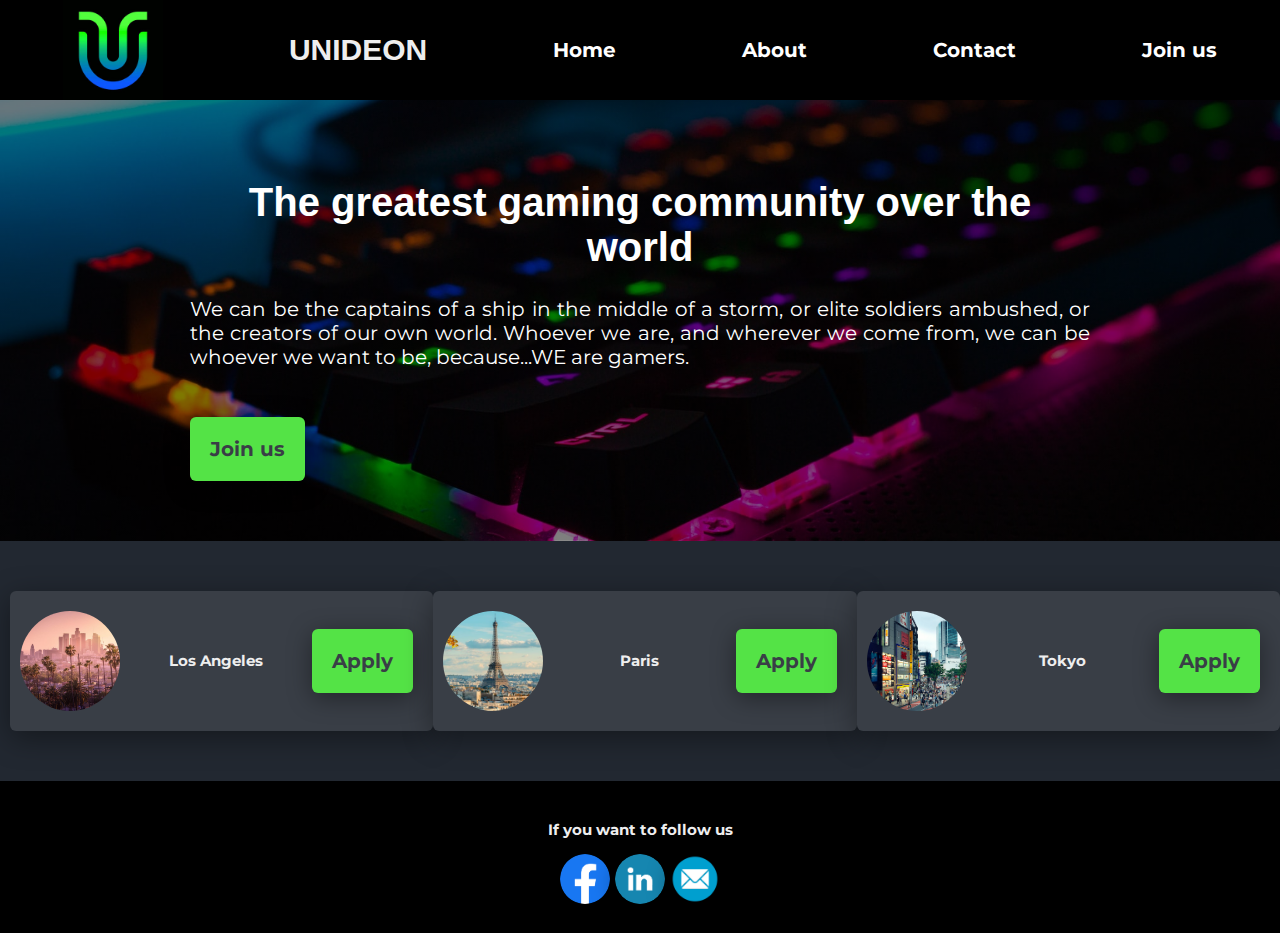
<file: index.html>
<!DOCTYPE html>
<html>

<head>
	<title>Unideon - Home</title>
	<link href="style.css" rel="stylesheet">
	<meta name="description" content="The professional website developped for the web developpement course of Le Wagon">
	<meta charset="UTF-8">
	<link rel="preconnect" href="https://fonts.gstatic.com"> 
	<link href="https://fonts.googleapis.com/css2?family=Montserrat:wght@100&display=swap" rel="stylesheet">
</head>

<body>

	<div class="card-menu">
			<img src="images/logo.jpg" class="resizer">
			<h2>UNIDEON</h2>
			<a href="#" class="btn-menu">Home</a>
			<a href="#" class="btn-menu">About</a>
			<a href="#" class="btn-menu">Contact</a>
			<a href="joinus.html" class="btn-menu">Join us</a>
	</div>



	<div class="banner">
		<div class="container">
			<h1>The greatest gaming community over the world</h1>
			<p> We can be the captains of a ship in the middle of a storm, or elite soldiers ambushed, or the creators of our own world. Whoever we are, and wherever we come from, we can be whoever we want to be, because...WE are gamers.</p><br><br>
			<a href="" class="btn-green">Join us</a>
		</div>
	</div>

	<div class="card-inline">
			<div class="card-gray">
			<img src="images/la.jpeg" class="resizer img-circle">
			<h3>Los Angeles</h3>
			<a href="#" class="btn-green">Apply</a>
			</div>

			<div class="card-gray">
			<img src="images/paris.png" class="resizer img-circle">
			<h3>Paris</h3>
			<a href="#" class="btn-green">Apply</a>
			</div>

			<div class="card-gray">
			<img src="images/tokyo.png" class="resizer img-circle">
			<h3>Tokyo</h3>
			<a href="#" class="btn-green">Apply</a>
			</div>
	</div>

	<div id="footer-organizer">
		<br>
		<h3>If you want to follow us</h3>
		<div class="card-footer">
			<a href="https://www.facebook.com/profile.php?id=100010124972074">
				<img src="images/facebook.png" class ="img-circle-small shadower">
			</a>
			<a href="https://www.linkedin.com/in/matthieu-lanne/">
				<img src="images/linkedin.png" class ="img-circle-small shadower">
			</a>
			<a href = "mailto:b00754722@essec.edu">
				<img src="images/mail.png" class ="img-circle-small shadower">
			</a>
		</div>
		<br>
	</div>

</body>
</file>
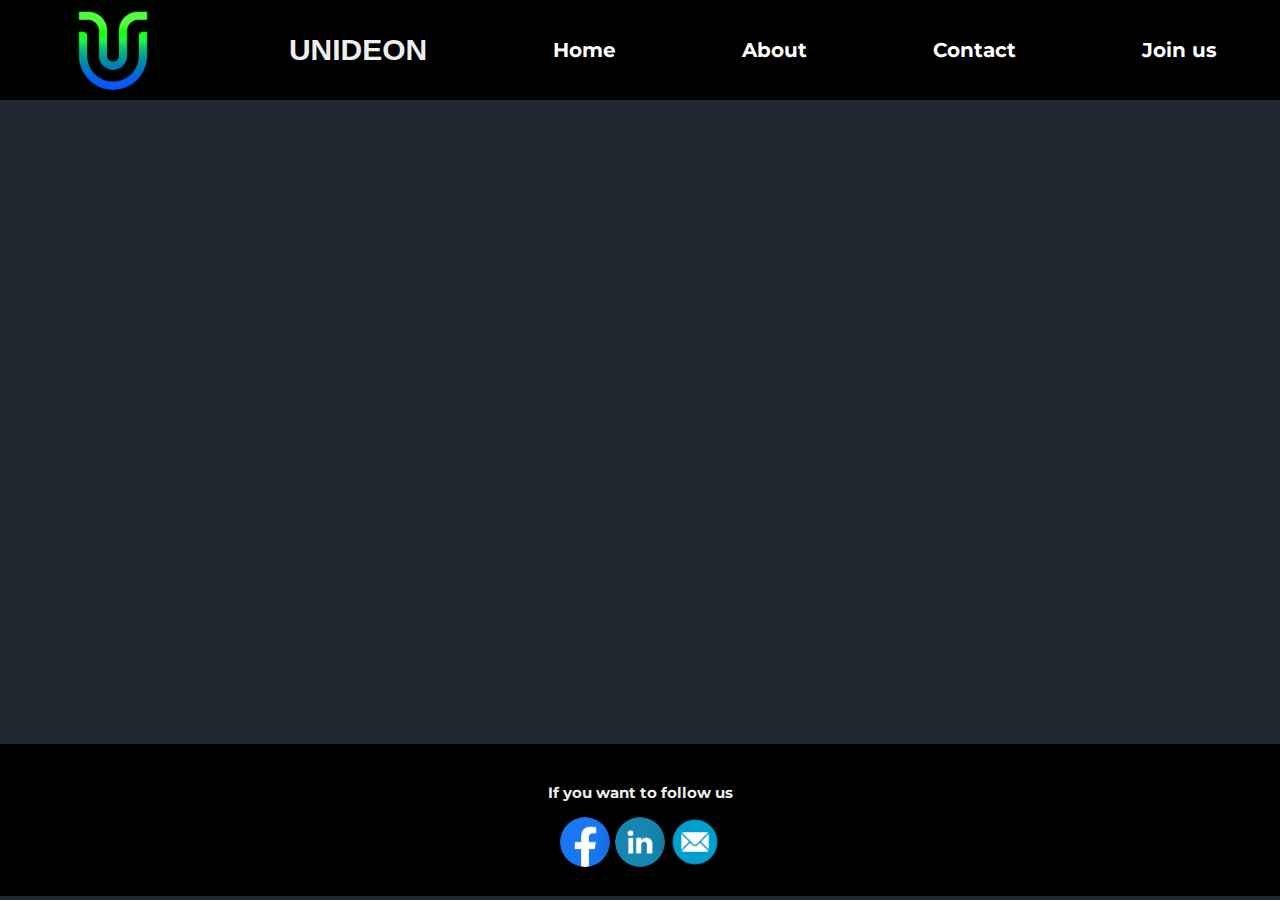
<file: joinus.html>
<!DOCTYPE html>
<html>

<head>
	<title>Unideon - Join Us</title>
	<link href="style.css" rel="stylesheet">
	<meta name="description" content="The professional website developped for the web developpement course of Le Wagon">
	<meta charset="UTF-8">
	<link rel="preconnect" href="https://fonts.gstatic.com"> 
	<link href="https://fonts.googleapis.com/css2?family=Montserrat:wght@100&display=swap" rel="stylesheet">
</head>

<body>

	<div class="card-menu">
			<img src="images/logo.jpg" class="resizer">
			<h2>UNIDEON</h2>
			<a href="index.html" class="btn-menu">Home</a>
			<a href="#" class="btn-menu">About</a>
			<a href="#" class="btn-menu">Contact</a>
			<a href="#" class="btn-menu">Join us</a>
	</div>
	<br><br>
	<div class="typeform-widget" data-url="https://form.typeform.com/to/xRxstGi7" style="width: 100%; height: 500px;"></div> <script> (function() { var qs,js,q,s,d=document, gi=d.getElementById, ce=d.createElement, gt=d.getElementsByTagName, id="typef_orm", b="https://embed.typeform.com/"; if(!gi.call(d,id)) { js=ce.call(d,"script"); js.id=id; js.src=b+"embed.js"; q=gt.call(d,"script")[0]; q.parentNode.insertBefore(js,q) } })() </script>
	<br><br><br><br>

	<div id="footer-organizer">
		<br>
		<h3>If you want to follow us</h3>
		<div class="card-footer">
			<a href="https://www.facebook.com/profile.php?id=100010124972074">
				<img src="images/facebook.png" class ="img-circle-small shadower">
			</a>
			<a href="https://www.linkedin.com/in/matthieu-lanne/">
				<img src="images/linkedin.png" class ="img-circle-small shadower">
			</a>
			<a href = "mailto:b00754722@essec.edu">
				<img src="images/mail.png" class ="img-circle-small shadower">
			</a>
		</div>
		<br>
	</div>

</body>
</file>
<file: style.css>
body{
	font-family: 'Montserrat', sans-serif;
	font-size: 20px;
	text-align: justify;
	margin: 0px;
	background-color: #222831
}

h1{
	font-family: 'Avenir', sans-serif;
	font-size: 40px;
	text-align: center;
}

h2{
	color : #eeeeee;
	font-family: "Avenir", sans-serif;
}

h3{
	color : #eeeeee;
	font-family: "Montserrat", sans-serif;
	font-size: 15px;
}

a{
	font-family: 'Montserrat', sans-serif;
	color: white;
	font-size: 20px;
	text-align: justify;
	margin: 0px;
	text-decoration: none;
}

.img-circle{
	width: 300px;
	border-radius: 50%;
}

.img-circle-small{
	width: 50px;
	border-radius: 50%;
}

.shadower{
	box-shadow: 0px 5px 25px rgb(0,0,0,0.4);
}

.resizer{
	width : 100px;
}

.banner{
	background-image: linear-gradient(0deg, rgba(0,0,0,0.5), rgba(0,0,0,0.5)), url(images/gaming.jpeg);
	color: white ;
	background-size: cover;
	background-position: center;
	padding: 30px;
}

.btn-green{
	background: #54e346;
	box-shadow : 0px 5px 25px rgb(0,0,0,0.4);
	border-radius: 6px;
	padding: 20px;
	transition: background 0.4s ease;
	text-decoration: none;
	color: #393e46;
	transition: color 0.4s ease;
	font-weight: bold;
}

.btn-green:hover{
	background: #0779e4;
	color: rgb(230,230,230);
}

.btn-menu{
	transition: color 0.4s ease;
	font-weight: bold
}

.btn-menu:hover{
	color: #54e346;
}

.card-gray{
	background: #393e46;
	font-family: "Avenir", sans-serif;
	color: #eeeeee;
	padding: 20px;
	width: 400px;
	margin: 50px auto;
	box-shadow : 0px 7px 30px rgb(0,0,0,0.4);
	border-radius: 6px;
	display: flex;
	align-items: center;
	font-weight: bold;
	padding-left: 10px;
	justify-content: space-between;
}

.card-inline{
	display: flex;
	align-items: center;
	padding-left: 10px;
	justify-content: space-between;
}

.card-menu{
	background-color: black;
	display: flex;
	align-items: center;
	justify-content: space-around;
}

#card-footer{
	background-color: black;
	display : flex;
	width: 400px;
	align-items: center;
	justify-content: space-between;
}

#footer-organizer{
	background-color: black;
	align-items: center;
	text-align: center;
	justify-content: space-between;
}

.container{
	width: 900px;
	margin: 50px auto ;
}

@media (max-width: 960px) {
	.container{
		width: 700px
	}
}

@media (max-width: 720px) {
	.container{
		width: 500px
	}

@media (max-width: 540px) {
	.container{
		width: 450px
	}
}
</file>
